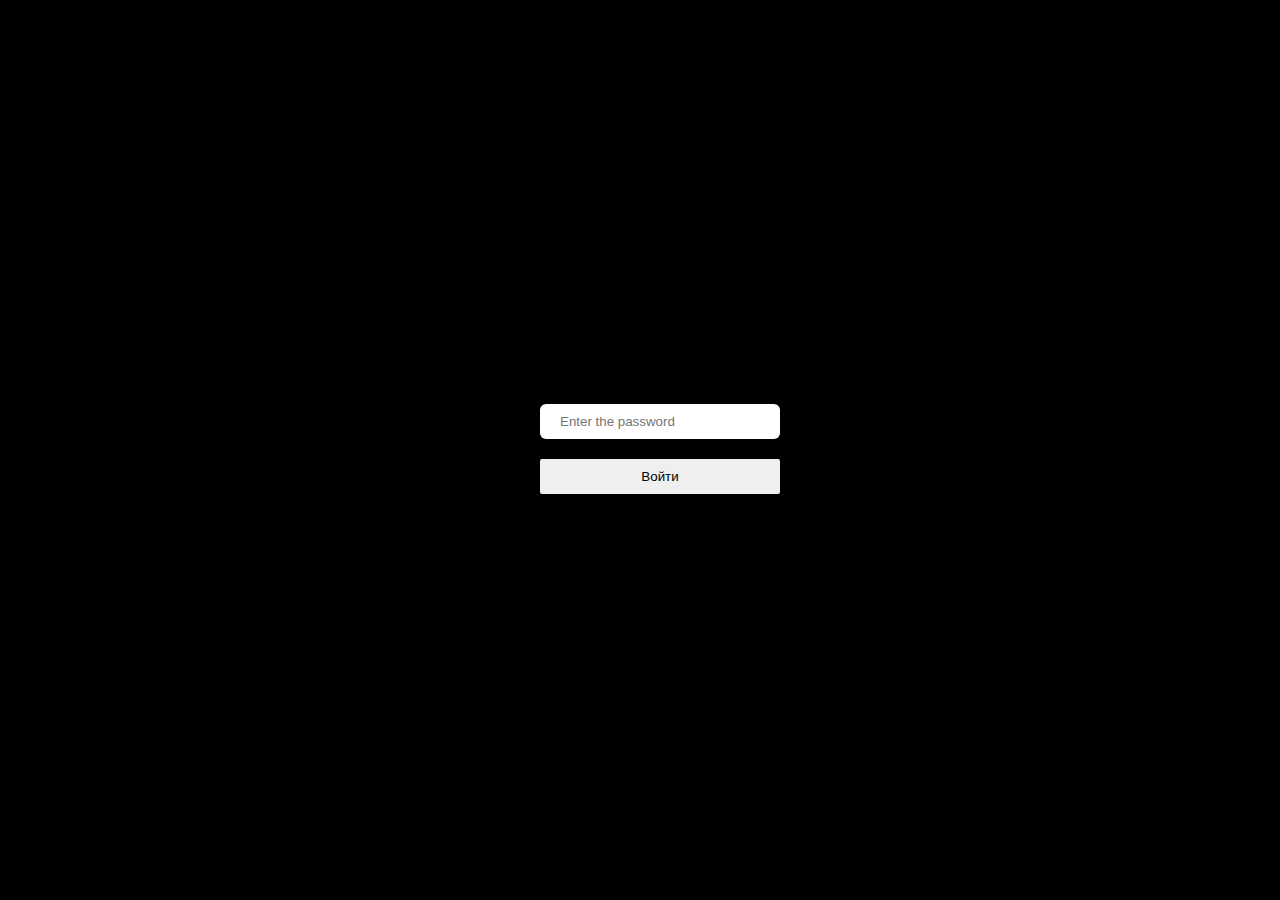
<file: admin/index.html>
<!DOCTYPE html>
<html lang="ru">
<head>
    <meta charset="UTF-8">
    <meta name="viewport" content="width=device-width, initial-scale=1.0">
    <title>Админка</title>
    <link rel="stylesheet" href="css/style.css">
</head>
<body>
    <div class="form-main">
        <form action="send.php" class="form" method="post">
            <input type="text" name="password" placeholder="Enter the password" class="form__input" required>
            <input type="submit" class="form__send" value="Войти">
        </form>
    </div>
    <!-- /.main-form -->
</body>
</html>
</file>
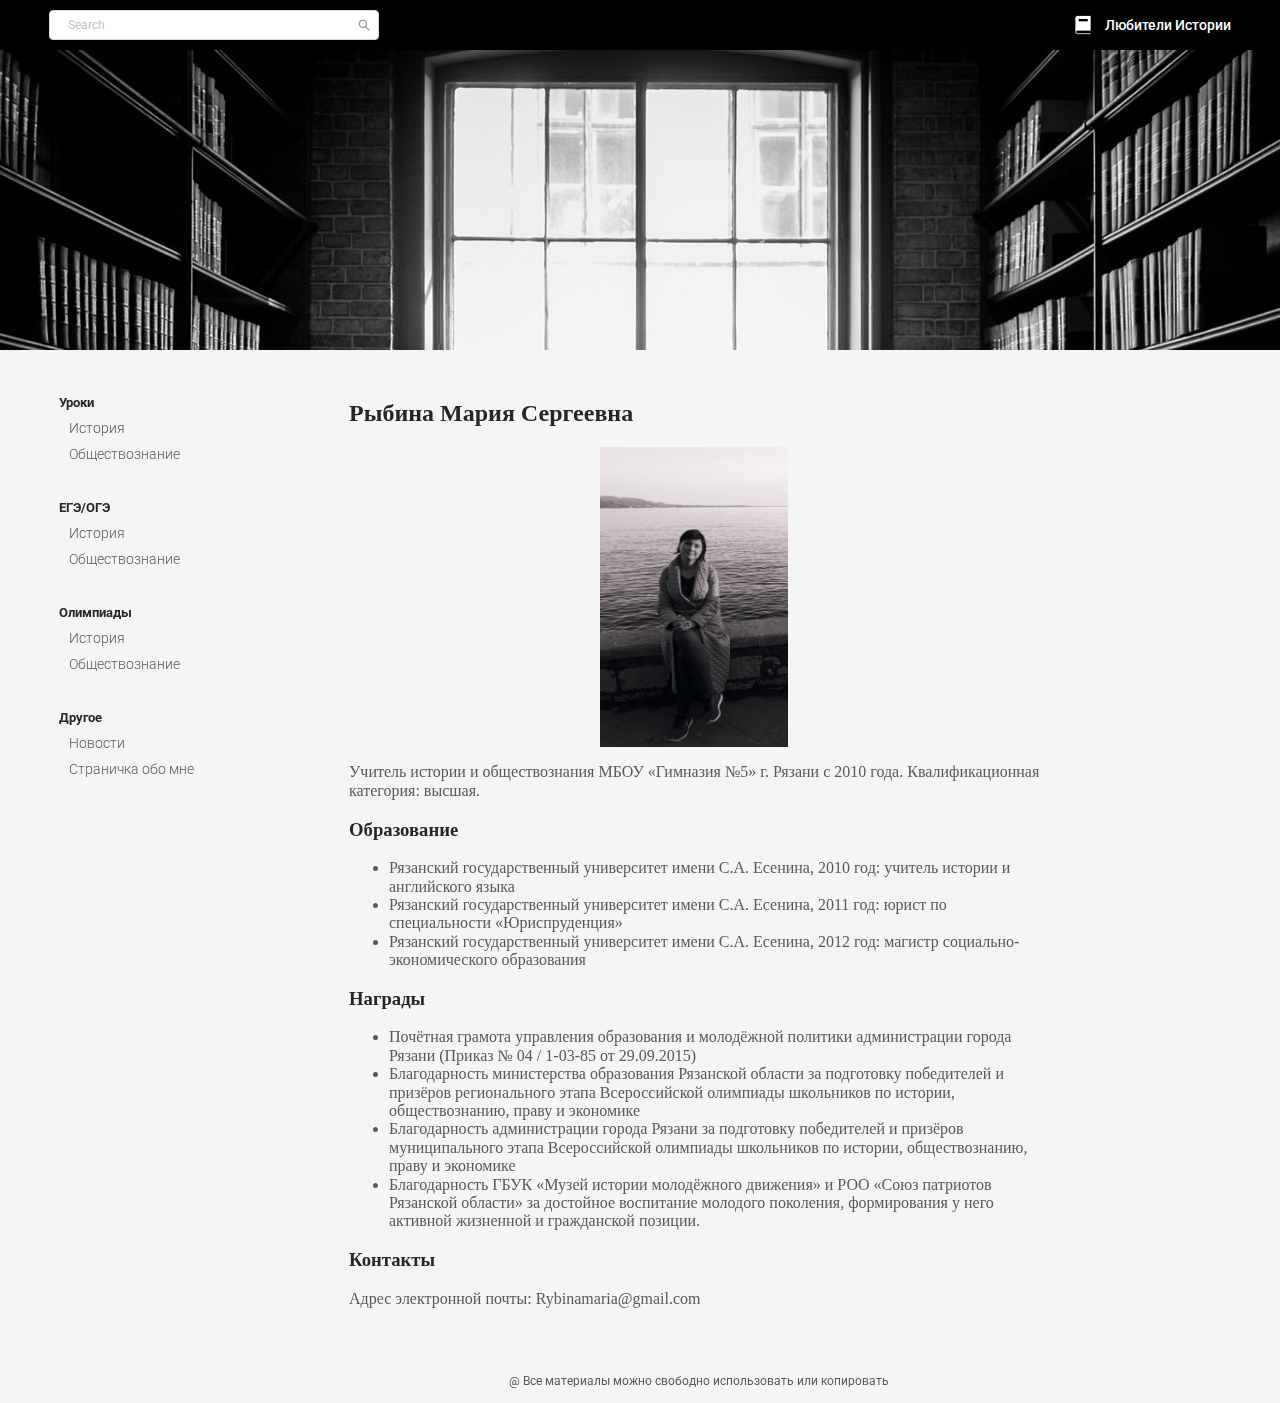
<file: about.html>
<!DOCTYPE html>
<html lang="ru">
<head>
    <meta charset="UTF-8">
    <meta name="viewport" content="width=device-width, initial-scale=1.0">
    <title>Любители Истории</title>
    <link rel="preconnect" href="https://fonts.gstatic.com">
    <link href="https://fonts.googleapis.com/css2?family=Roboto:wght@200;300;400;500;700&display=swap" rel="stylesheet"> 
    <link rel="preconnect" href="https://fonts.gstatic.com">
    <link href="https://fonts.googleapis.com/css2?family=East+Sea+Dokdo&display=swap" rel="stylesheet">
    <link rel="stylesheet" href="css/normalize.css">
    <link rel="stylesheet" href="css/style-for-small-back.css">
    <link rel="icon" href="https://anastasia-petrova.com/rybinams/favicon.ico" type="image/x-icon">
</head>
<body>
    <header class="header">
        <div class="container header__container">
            <div class="header__mobile-menu">
                <div class="header__line"></div>
                <div class="header__line"></div>
                <div class="header__line"></div>
            </div>
            <!-- /.header__mobile-menu -->
            <div class="header__search-block">
                <input type="search" class="header__search" placeholder="Search">
                <img src="img/search-icon.svg" alt="Icon: Search Icon" class="header__search-icon">
            </div>
            <!-- /.header__search-block -->
            <a href="index.php" class="header__name-block">
                <img src="img/icon.svg" alt="Icon: logo" class="header__icon">
                <span class="header__name">Любители Истории</span>
            </a>
        </div>
        <!-- /.container -->
    </header>
    <!-- /.header -->
    <section class="mobile-menu-hidden">
        <a href="materials.php?type=lesson&subject=history" class="mobile-link">Уроки по истории</a>
        <a href="materials.php?type=lesson&subject=social" class="mobile-link">Уроки по обществознанию</a>
        <a href="materials.php?type=exams&subject=history" class="mobile-link">ЕГЭ, ОГЭ по истории</a>
        <a href="materials.php?type=exams&subject=social" class="mobile-link">ЕГЭ, ОГЭ по обществознанию</a>
        <a href="materials.php?type=olymp&subject=history" class="mobile-link">Олимпиады по истории</a>
        <a href="materials.php?type=olymp&subject=social" class="mobile-link">Олимпиады по обществознанию</a>
        <a href="news.php" class="mobile-link">Новости</a>
        <a href="about.html" class="mobile-link">Страничка обо мне</a>
    </section>
    <!-- /.header__mobile-menu-hidden -->
    <section class="background">
        <div class="background__image parallax-window" data-parallax="scroll" data-image-src="img/back-one.jpg"></div>
    </section>
    <!-- /.background-image -->
    <section class="hero">
        <div class="container hero__container">
            <div class="hero-left">
                <a href="" class="hero__menu-text-one">Уроки</a>
                <a href="materials.php?type=lesson&subject=history" class="hero__menu-text-two">История</a>
                <a href="materials.php?type=lesson&subject=social" class="hero__menu-text-two">Обществознание</a>
                <a href="" class="hero__menu-text-one">ЕГЭ/ОГЭ</a>
                <a href="materials.php?type=exams&subject=history" class="hero__menu-text-two">История</a>
                <a href="materials.php?type=exams&subject=social" class="hero__menu-text-two">Обществознание</a>
                <a href="" class="hero__menu-text-one">Олимпиады</a>
                <a href="materials.php?type=olymp&subject=history" class="hero__menu-text-two">История</a>
                <a href="materials.php?type=olymp&subject=social" class="hero__menu-text-two">Обществознание</a>
                <a href="" class="hero__menu-text-one">Другое</a>
                <a href="news.php" class="hero__menu-text-two">Новости</a>
                <a href="about.html" class="hero__menu-text-two">Страничка обо мне</a>
            </div>
            <!-- /.hero-left -->
            <div class="hero-right">            
                <div class="about-me">
                    <h2>Рыбина Мария Сергеевна</h2>
                    <div class="about-images">
                        <img src="img/avatar-two.jpg" alt="Icon: Image First" class="about-image-second">
                    </div>
                    <!-- /.about-images -->
                    <p>Учитель истории и обществознания МБОУ «Гимназия №5» г. Рязани с 2010 года. Квалификационная категория: высшая.</p>
                    <h3>Образование</h3>
                    <ul>
                        <li>
                            Рязанский государственный университет имени С.А. Есенина,
                            2010 год: учитель истории и английского языка</li>
                        <li>
                            Рязанский государственный университет имени С.А. Есенина,
                            2011 год: юрист по специальности «Юриспруденция»
                        </li>
                        <li>
                            Рязанский государственный университет имени С.А. Есенина,
                            2012 год: магистр социально-экономического образования
                        </li>
                    </ul>
                    <h3>Награды</h3>
                    <ul>
                        <li>
                            Почётная грамота управления образования и молодёжной
                            политики администрации города Рязани (Приказ № 04 / 1-03-85
                            от 29.09.2015)
                        </li>
                        <li>
                            Благодарность министерства образования Рязанской области за
                            подготовку победителей и призёров регионального этапа
                            Всероссийской олимпиады школьников по истории,
                            обществознанию, праву и экономике
                        </li>
                        <li>    
                            Благодарность администрации города Рязани за подготовку
                            победителей и призёров муниципального этапа Всероссийской
                            олимпиады школьников по истории, обществознанию, праву и
                            экономике
                        </li>
                        <li>
                            Благодарность ГБУК «Музей истории молодёжного движения» и
                            РОО «Союз патриотов Рязанской области» за достойное
                            воспитание молодого поколения, формирования у него активной
                            жизненной и гражданской позиции.
                        </li>
                    </ul>
                    <h3>Контакты</h3>

                    <p>
                        Адрес электронной почты: Rybinamaria@gmail.com
                    </p>
                </div>
                <!-- /.about-me -->
                <footer class="hero__footer footer">
                    <span class="footer__text">
                        @ Все материалы можно свободно использовать или копировать
                    </span> <!-- /.footer__text -->
                </footer>
                <!-- /.hero__footer -->
            </div>
            <!-- /.hero-right -->
        </div>
        <!-- /.container -->
    </section>
    <!-- /.hero -->

    <script src="js/jquery-3.5.1.min.js"></script>
    <script src="js/parallax.js"></script>
    <script>
        $(".background__image").parallax({imageSrc: 'img/back-one.jpg', speed: 0.0009, positionY: 'top'});
    </script>
    <script src="js/main.js"></script>
</body>
</html>
</file>
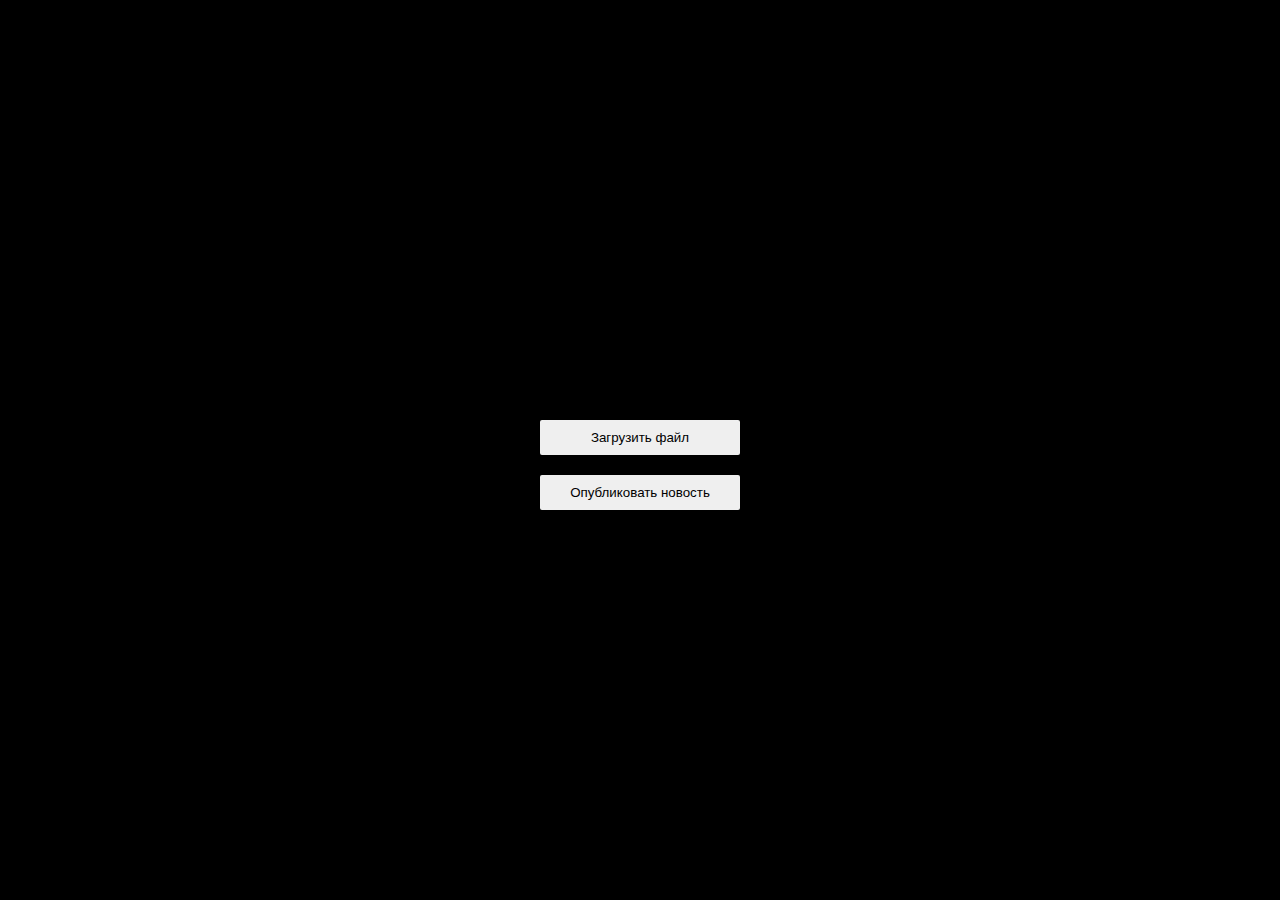
<file: admin/home.html>
<!DOCTYPE html>
<html lang="ru">
<head>
    <meta charset="UTF-8">
    <meta name="viewport" content="width=device-width, initial-scale=1.0">
    <title>Админка</title>
    <link rel="stylesheet" href="css/style-home.css">
</head>
<body>
    <div class="some-form">
        <a href="publish-file.html" class="form__link">
            <button class="form__send">Загрузить файл</button>
        </a>
        <a href="publish-news.html" class="form__link">
            <button class="form__send">Опубликовать новость</button>
        </a>
    </div>
</body>
</html>
</file>
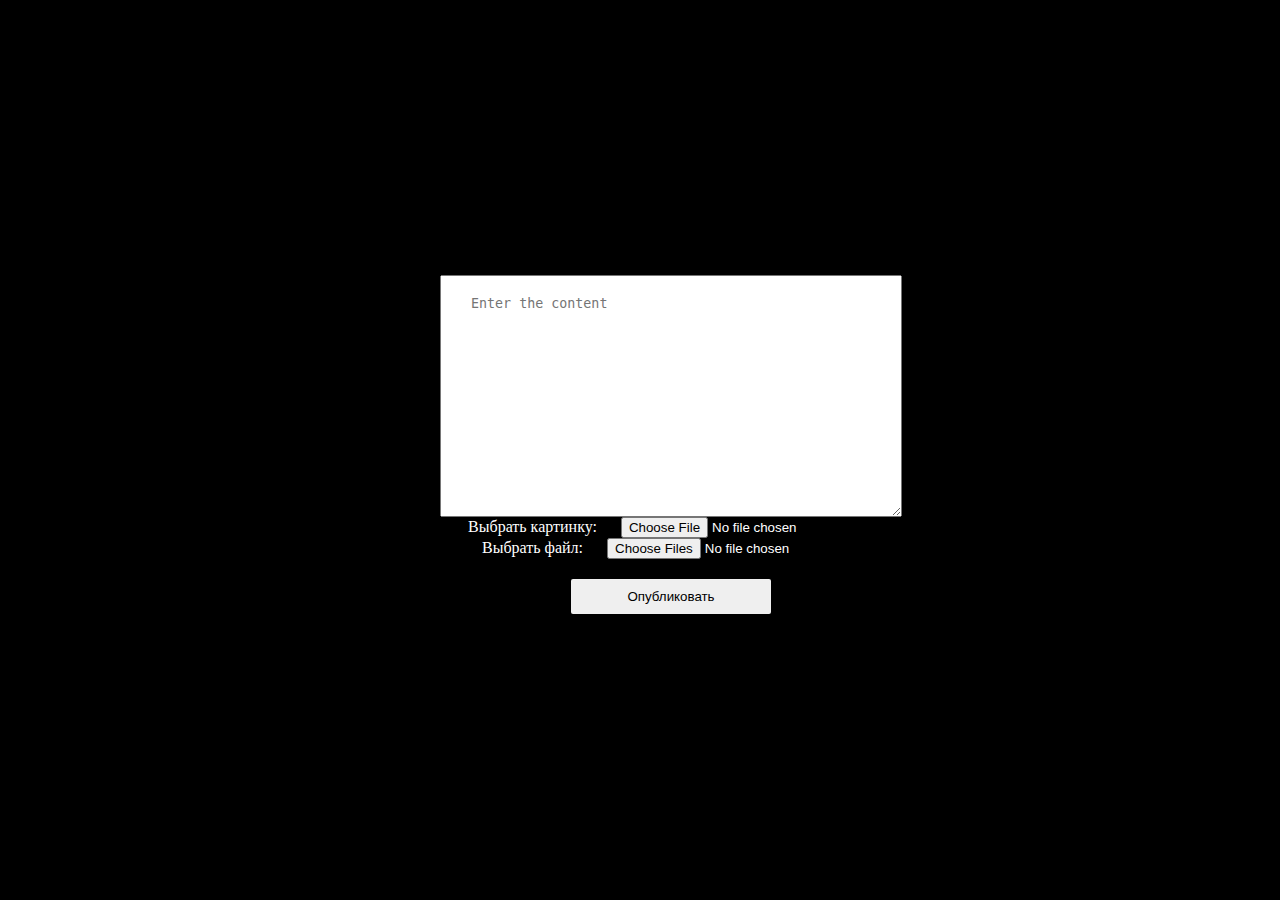
<file: admin/publish-news.html>
<!DOCTYPE html>
<html lang="ru">
<head>
    <meta charset="UTF-8">
    <meta name="viewport" content="width=device-width, initial-scale=1.0">
    <title>Админка</title>
    <link rel="stylesheet" href="css/style-home.css">
</head>
<body>
    <div class="form-another" style="margin-left: -200px; margin-top: -175px;">
        <form action="load.php" class="form" method="post">
            <textarea name="descr" placeholder="Enter the content" class="form__content" required></textarea>
            <div class="">
                <span class="form__text">Выбрать картинку: </span>
                <input name="pic" type="file" class="form__file-one">
            </div>
            <div class="">
                <span class="form__text">Выбрать файл: </span>
                <input name="file" type="file" class="form__file-two" multiple="multiple">
            </div>
            <input type="submit" class="form__send" value="Опубликовать">
        </form>
    </div>
    <!-- /.main-form -->
</body>
</html>
</file>
<file: admin/css/style.css>
body{
    background-color: #000000;
    box-sizing: border-box;
}
.form-main{
    position: absolute;
    top: 50%;
    left: 50%;
    margin-left: -100px;
    margin-top: -46px;
}
.form{
    display: flex;
    flex-direction: column;
}
.form__input{
    width: 200px;
    padding: 10px 20px 10px 20px;
    border-radius: 6px;
    border: none
}
.form__send{
    margin-top: 20px;
    padding: 10px 0px;
    border-radius: 2px;
    border: none
}
</file>
<file: css/style-for-small-back.css>
body{background-color:#F5F5F5}.body-another{overflow:hidden}.container{margin:auto;width:1182px;color:white;height:30px}.header{width:100%;padding:10px 0px;background-color:black;position:fixed;top:0;left:0}.header__container{display:-webkit-box;display:-ms-flexbox;display:flex;-webkit-box-pack:justify;-ms-flex-pack:justify;justify-content:space-between;-webkit-box-align:center;-ms-flex-align:center;align-items:center;position:relative}.header__search{width:330px;height:30px;background:#FFFFFF;border:1px solid #D9D9D9;-webkit-box-sizing:border-box;box-sizing:border-box;border-radius:4px;padding-left:18px;padding-right:30px;font-family:'Roboto';font-size:12px;line-height:14px;color:#262626}.header__search::-webkit-input-placeholder{color:#BFBFBF}.header__search:-ms-input-placeholder{color:#BFBFBF}.header__search::-ms-input-placeholder{color:#BFBFBF}.header__search::placeholder{color:#BFBFBF}.header__search-block{position:relative;width:330px;height:30px}.header__search-icon{position:absolute;right:8.5px;top:9px;cursor:pointer}.header__icon{width:20px;height:20px;margin-right:12px}.header__name{font-family:'Roboto';font-weight:500;font-size:14px;line-height:16px;color:#FFFFFF}.header__name-block{display:-webkit-box;display:-ms-flexbox;display:flex;-webkit-box-align:center;-ms-flex-align:center;align-items:center;text-decoration:none}.header__mobile-menu{display:none;position:absolute;left:0;top:8.5px;cursor:pointer}.header__line{width:16px;height:1px;background-color:white;margin-top:5px}.header__line:first-child{margin-top:0}.parallax-another{display:none}.background__image{width:100%;margin-top:50px;min-height:650px;-o-object-fit:cover;object-fit:cover}.mobile-menu-hidden{display:none}.mobile-menu-visible{display:block;background-color:black;color:white;position:absolute;top:50px;left:0;bottom:0;right:0;width:100%;height:100%;overflow:auto;text-align:center}.mobile-link{color:white;text-decoration:none;font-family:'Roboto';margin-bottom:30px;display:block}.mobile-link:first-child{margin-top:100px}.mobile-link:last-child{height:80px}.hero{margin-top:30px}.hero__container{display:-webkit-box;display:-ms-flexbox;display:flex}.hero-left{width:200px;display:-webkit-box;display:-ms-flexbox;display:flex;-webkit-box-orient:vertical;-webkit-box-direction:normal;-ms-flex-direction:column;flex-direction:column}.hero__menu-text-one{font-family:'Roboto';font-weight:700;font-size:13px;line-height:15px;display:-webkit-box;display:-ms-flexbox;display:flex;-webkit-box-align:center;-ms-flex-align:center;align-items:center;color:#262626;margin-top:38px;margin-left:10px;text-decoration:none}.hero__menu-text-one:first-child{margin-top:15px}.hero__menu-text-two{font-family:'Roboto';font-weight:300;font-size:14px;line-height:16px;display:-webkit-box;display:-ms-flexbox;display:flex;-webkit-box-align:center;-ms-flex-align:center;align-items:center;color:#595959;margin-top:10px;margin-left:20px;text-decoration:none}.hero-right{margin-left:100px;width:700px}.hero__greetings{width:100%;background-color:#FFFFFF;-webkit-box-shadow:0px 2px 8px rgba(0,0,0,0.15);box-shadow:0px 2px 8px rgba(0,0,0,0.15);border-radius:4px}.hero__greetings-first{height:30px;background-color:#F5F5F5;display:-webkit-box;display:-ms-flexbox;display:flex;-webkit-box-align:center;-ms-flex-align:center;align-items:center}.hero__greetings-text{font-family:'Roboto';font-weight:700;font-size:14px;line-height:16px;color:#595959;margin-left:20px}.hero__greetings-second{padding:11px 40px 17px 20px;display:-webkit-box;display:-ms-flexbox;display:flex;-webkit-box-align:center;-ms-flex-align:center;align-items:center;-webkit-box-pack:justify;-ms-flex-pack:justify;justify-content:space-between;text-align:justify}.hero__greetings-span{font-family:'East Sea Dokdo', cursive;font-weight:400;font-size:18px;line-height:21px;color:#595959;margin-left:25px}.hero__post{background-color:#FFFFFF;-webkit-box-shadow:0px 2px 8px rgba(0,0,0,0.25);box-shadow:0px 2px 8px rgba(0,0,0,0.25);border-radius:4px;padding:20px 40px 40px 40px;margin-top:20px}.hero__post-meta{display:-webkit-box;display:-ms-flexbox;display:flex;-webkit-box-pack:justify;-ms-flex-pack:justify;justify-content:space-between;margin-bottom:46px}.hero__post-date{font-family:'Roboto';font-weight:400;font-size:12px;line-height:14px;color:#8C8C8C}.hero__post-category{font-family:'Roboto';font-weight:500;font-size:12px;line-height:14px;color:#8C8C8C}.hero__post-cat{font-weight:200;font-style:italic}.hero__post-content{font-family:'Roboto';font-weight:400;font-size:14px;line-height:21px;color:#262626;text-align:justify}.news{display:-webkit-box;display:-ms-flexbox;display:flex;-webkit-box-orient:vertical;-webkit-box-direction:normal;-ms-flex-direction:column;flex-direction:column;-webkit-box-align:center;-ms-flex-align:center;align-items:center}.news-right{margin-top:30px;width:100%}.news-image{width:100%;-o-object-fit:cover;object-fit:cover}.footer{padding:50px 0 15px 0;margin-top:10px;display:-webkit-box;display:-ms-flexbox;display:flex}.footer__text{font-family:'Roboto';font-weight:400;font-size:12px;line-height:14px;color:#595959;margin:auto}@media (max-width: 1440px){.background__image{min-height:600px}.container{margin:auto;width:1182px;color:white}.background__image{min-height:500px}}@media (max-width: 1250px){.container{width:980px}.background__image{min-height:400px}.hero__greetings-avatar{width:200px}.hero__greetings-span{font-size:16px}.hero__post-content{font-size:15px}.hero-right{margin-left:40px}}@media (max-width: 1050px){.container{width:850px}.hero-right{margin-left:0px}}@media (max-width: 950px){.container{width:750px}.header__mobile-menu{display:block;margin-left:-50px}.header__search-block{margin-left:0px}.hero-left{display:none}.hero-right{margin-left:0;width:100%}}@media (max-width: 900px){.header__mobile-menu{margin-left:-30px}.header__search-block{margin-left:20px}}@media (max-width: 860px){.header__mobile-menu{margin-left:-10px}.header__search-block{margin-left:40px}}@media (max-width: 820px){.container{width:90%}.header__search{width:200px;margin-left:0}.header__search-block{width:200px;margin-left:50px}.background__image{min-height:350px}}@media (max-width: 600px){.hero__greetings-avatar{width:150px}.header__mobile-menu{margin-left:0px}}@media (max-width: 500px){.header__search-block{display:none}.header__container{-webkit-box-orient:horizontal;-webkit-box-direction:reverse;-ms-flex-direction:row-reverse;flex-direction:row-reverse}.background__image{min-height:300px}.hero__greetings-second{-webkit-box-orient:vertical;-webkit-box-direction:normal;-ms-flex-direction:column;flex-direction:column;padding-right:30px;padding-left:30px}.hero__greetings-avatar{height:100px;width:100px;-o-object-fit:cover;object-fit:cover;border-radius:50%;-o-object-position:center 55%;object-position:center 55%}.hero__greetings-span{margin-top:20px;font-size:14px;margin-bottom:17px;margin-left:0}.hero__post-content{font-size:14px}}@media (max-width: 450px){.hero__greetings-avatar{height:80px;width:80px}.hero__greetings-second{padding-left:20px;padding-right:20px}.hero__post{padding-left:20px;padding-right:20px}}.background__image{min-height:300px}.about-me{color:#595959}.about-images{display:-webkit-box;display:-ms-flexbox;display:flex;width:100%;-webkit-box-pack:center;-ms-flex-pack:center;justify-content:center}.about-image-second{width:400px;height:300px;-o-object-fit:contain;object-fit:contain;margin-left:-10px}h2,h3{color:#262626}@media (max-width: 950px){.about-image-one,.about-image-second,.about-image-third{width:350px;height:200px}}@media (max-width: 500px){.about-image-one,.about-image-third{display:none}.about-image-second{width:60%;-o-object-fit:cover;object-fit:cover;margin:auto}}
/*# sourceMappingURL=style-for-small-back.css.map */
</file>
<file: admin/css/style-home.css>
body{
    background-color: #000000;
    box-sizing: border-box;
}
.form-another{
    position: absolute;
    top: 50%;
    left: 50%;
    margin-left: -120px;
    margin-top: -107.5px;
    color: white;
}
.form{
    display: flex;
    flex-direction: column;
    align-items: center;
}
.form__ratio{
    display: flex;
    justify-content: space-between;
    color: white;
    width: 800px;
}
.form__input{
    width: 200px;
    padding: 10px 20px 10px 20px;
    border-radius: 6px;
    border: none;
    margin-bottom: 30px;
}
.form__file{
    margin-top: 20px;
    margin-bottom: 10px;
}
.form__send{
    margin-top: 20px;
    padding: 10px 0px;
    border-radius: 2px;
    border: none;
    width: 200px;
    cursor: pointer;
}
.form__link{
    text-decoration: none;
}
.some-form{
    position: absolute;
    top: 50%;
    left: 50%;
    margin-top: -50px;
    margin-left: -100px;
    display: flex;
    flex-direction: column;
}
.form__content{
    width: 400px;
    height: 200px;
    padding: 20px 30px;
}
.form__text{
    color: white;
    margin-right: 20px;
}
</file>
